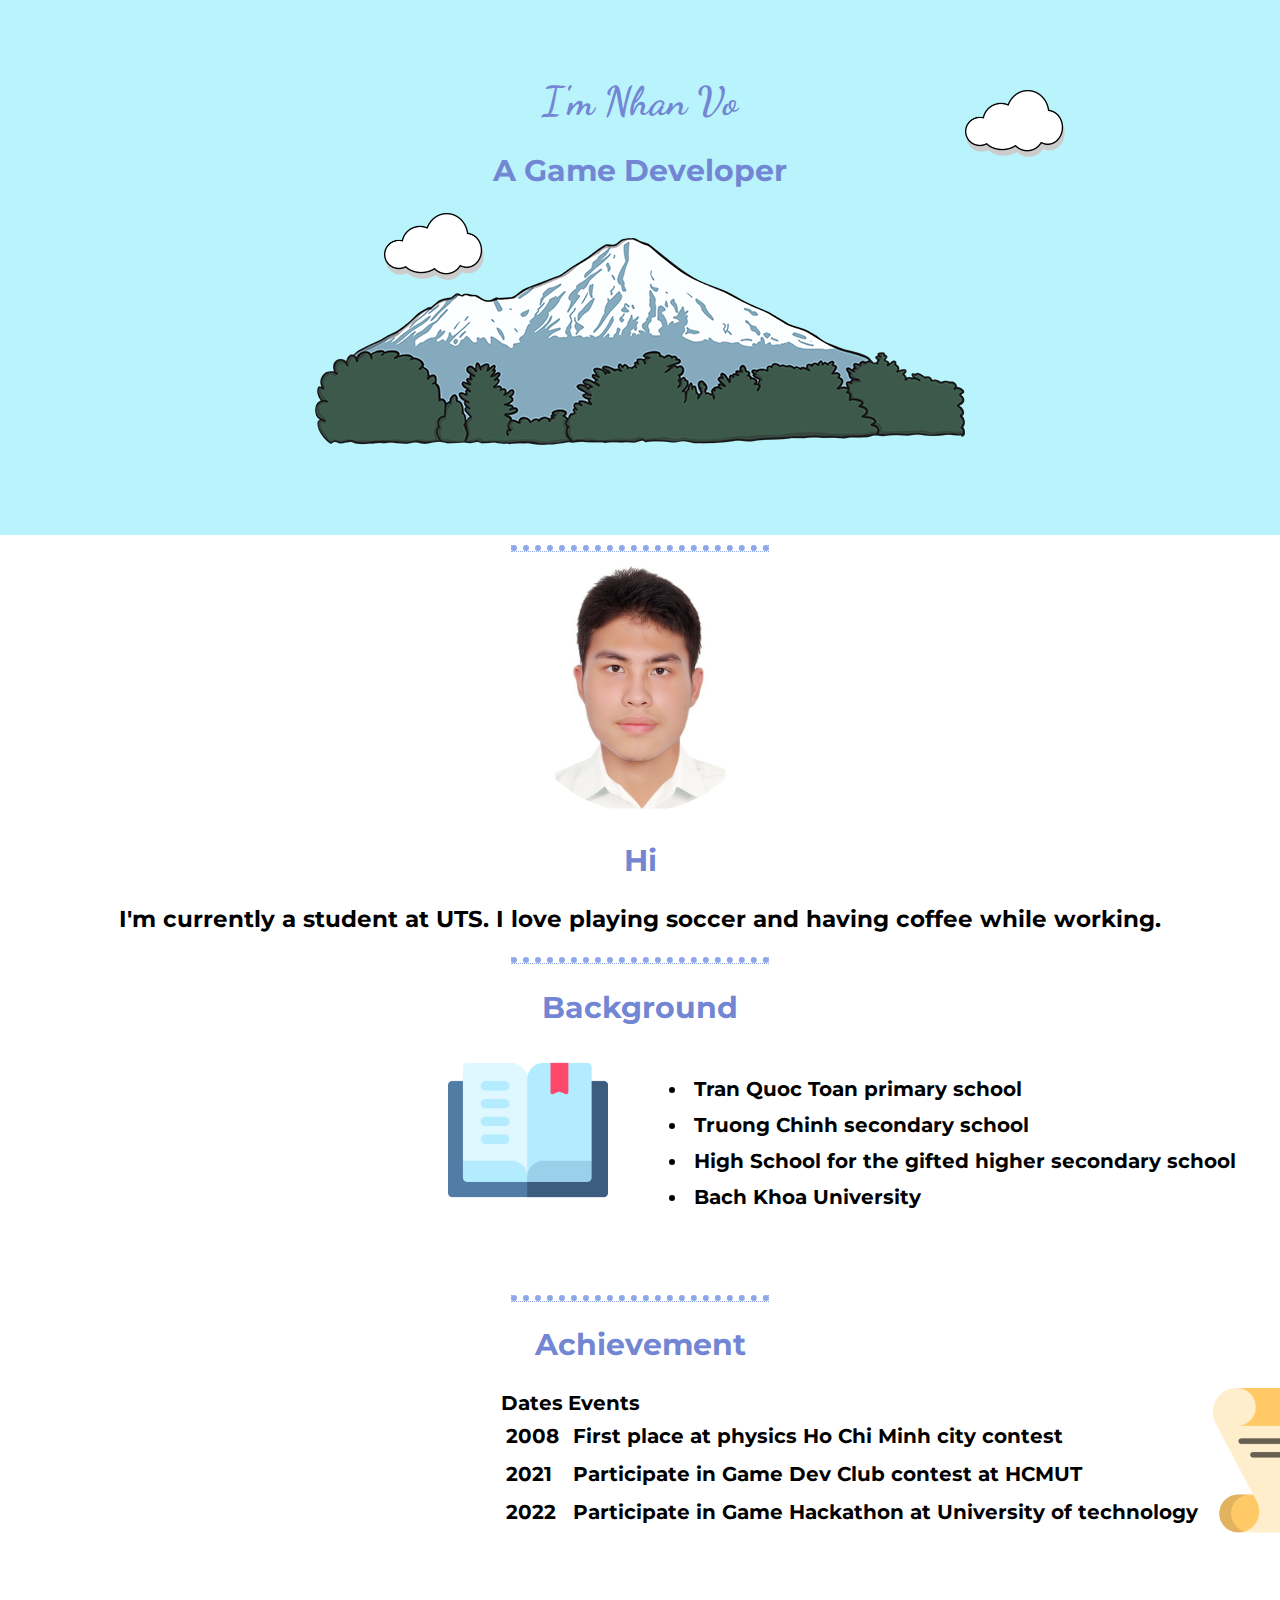
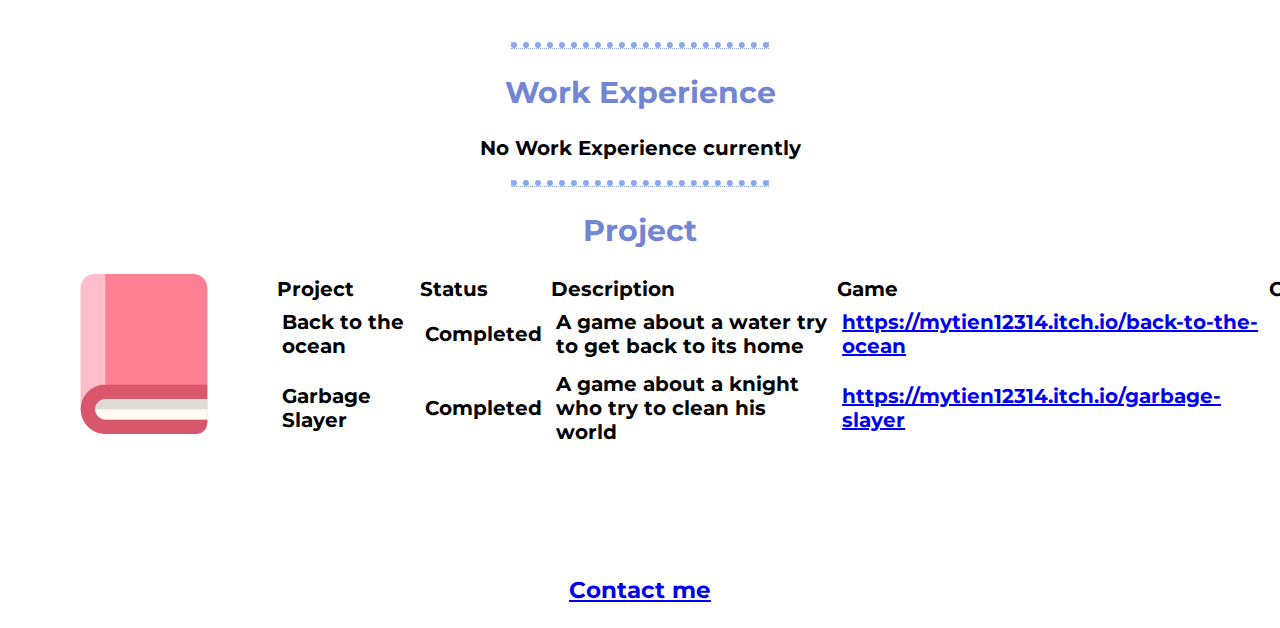
<file: index.html>
<!DOCTYPE html>
<html lang="en">
<head>
    <meta charset="UTF-8">
    <meta http-equiv="X-UA-Compatible" content="IE=edge">
    <meta name="viewport" content="width=device-width, initial-scale=1.0">
    <link rel="stylesheet" href="css/styles.css">
    <link rel="manifest" href="/site.webmanifest">
    <link rel="preconnect" href="https://fonts.googleapis.com">
    <link rel="preconnect" href="https://fonts.gstatic.com" crossorigin>
    <link href="https://fonts.googleapis.com/css2?family=Dancing+Script:wght@500&family=Montserrat:wght@300&display=swap" rel="stylesheet">
    <title>Nhan Vo</title>
</head>



<body>
    <div class="top-container">
        <h1>I'm Nhan Vo</h1>
        <h2>A Game Developer</h2>
        <img src="images/mountain.png" alt="mountain image" class="mountain">
        <img src="images/cloud.png" alt="cloud image" class="upper-cloud">
        <img src="images/cloud.png" alt="cloud image" class="lower-cloud">
    </div>

    <hr>
    
    <div class="middle-container">
        <img src="images/ava.jfif" id="ava" alt="avatar" width="300px">
        <h2>Hi</h2>
        <h3>I'm currently a student at UTS. I love playing soccer and having coffee while working.</h3>
        
        <hr>
        
        <h2>Background</h2>
        <div class="background">
            <img src="images/background.png" alt="background image" class="background-icon">
            <div class="background-table">
                <ul>
                    <li>Tran Quoc Toan primary school</li>
                    <li>Truong Chinh secondary school</li>
                    <li>High School for the gifted higher secondary school</li>
                    <li>Bach Khoa University</li>
                </ul>
            </div>
        </div>
    </div>

    <hr>
    
    <div class="bottom-container">

        <h2>Achievement</h2>
        <div class="achievement">
            <img src="images/achievement.png" alt="achievement image" class="achievement-icon">

            <table class="achievement-table">
                <thead>
    
                </thead>
                <tbody>
                    <tr>
                        <th>Dates</th>
                        <th>Events</th>
                    </tr>
                    <tr>
                        <td>2008</td>
                        <td>First place at physics Ho Chi Minh city contest</td>
                    </tr>
                    <tr>
                        <td>2021</td>
                        <td>Participate in Game Dev Club contest at HCMUT</td>
                    </tr>
                    <tr>
                        <td>2022</td>
                        <td>Participate in Game Hackathon at University of technology</td>
                    </tr>
                </tbody>
            </table>
        </div>

        <hr>
    
        <div class="Work Experiencd">
            <h2>Work Experience</h2>
            <p>No Work Experience currently</p>
        </div>

        <hr>
    
        <h2>Project</h2>
        <div class="project">
            <img src="images/project.png" alt="project image" class="project-icon">
            <table class="project-table">
                <tbody>
                    <tr>
                        <th>Project</th>
                        <th>Status</th>
                        <th>Description</th>
                        <th>Game</th>
                        <th>Github</th>
                    </tr>
                    <tr>
                        <td>Back to the ocean</td>
                        <td>Completed</td>
                        <td>A game about a water try to get back to its home</td>
                        <td><a href="https://mytien12314.itch.io/back-to-the-ocean">https://mytien12314.itch.io/back-to-the-ocean</a></td>
                    </tr>
                    <tr>
                        <td>Garbage Slayer</td>
                        <td>Completed</td>
                        <td>A game about a knight who try to clean his world</td>
                        <td><a href="https://mytien12314.itch.io/garbage-slayer">https://mytien12314.itch.io/garbage-slayer</a></td>
                    </tr>
                </tbody>
            </table>
        </div>
    </div>

    <h3><a href="form.html">Contact me</a></h3>
</body>
</html>
</file>
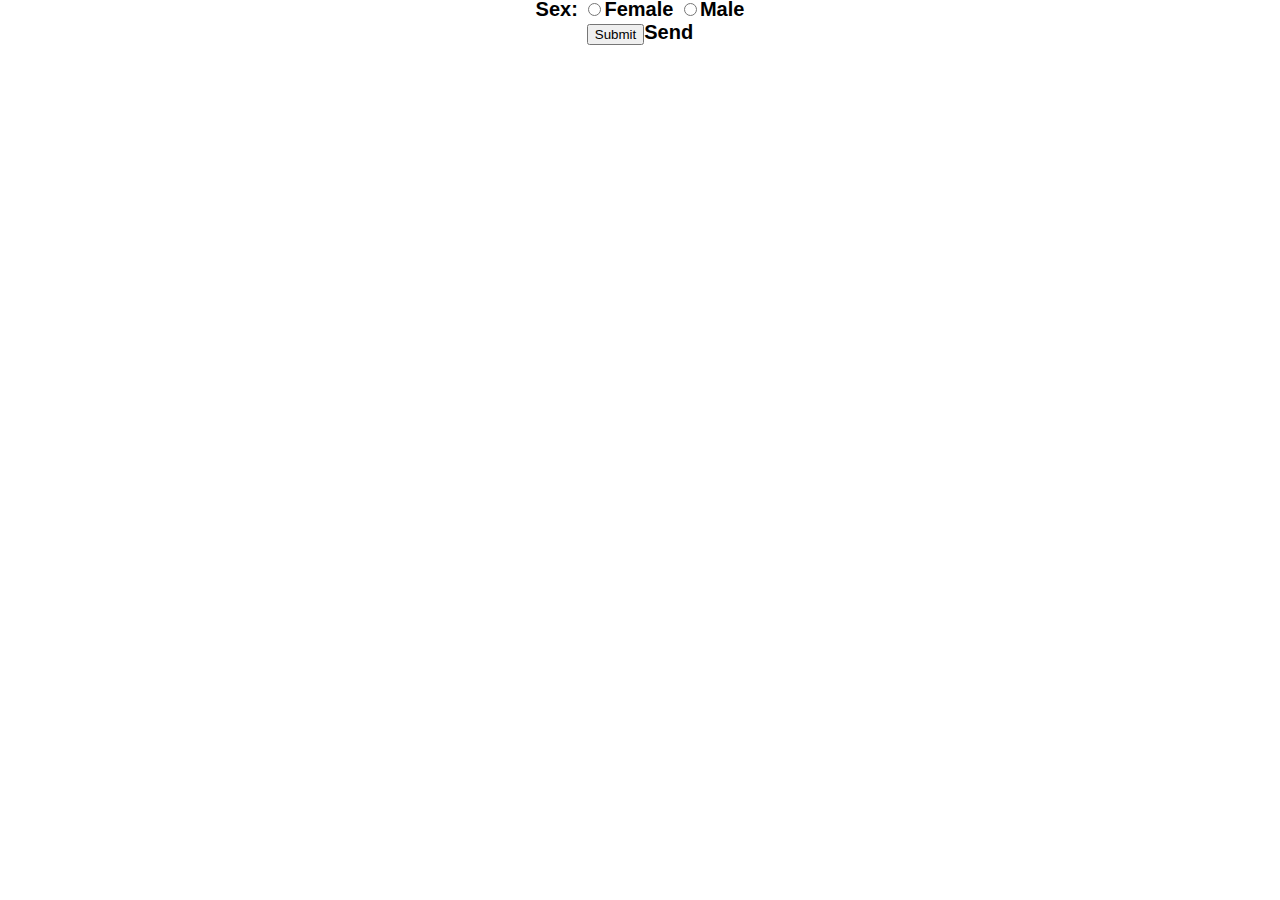
<file: form.html>
<!DOCTYPE html>
<html lang="en">
<head>
    <meta charset="UTF-8">
    <meta http-equiv="X-UA-Compatible" content="IE=edge">
    <meta name="viewport" content="width=device-width, initial-scale=1.0">
    <title>Form</title>
    <link rel="stylesheet" href="css/styles.css">
    
</head>
<body>
    <form>
        <label for="fname">First name: </label>
        <input type="text"><br>
        <label for="lname">Last name: </label>
        <input type="text"><br>
        <label for="sex">Sex:</label>
        <input type="radio" name="sex" value="Female">Female
        <input type="radio" name="sex" value="Male">Male<br>
        <input type="submit">Send
    </form>
</body>
</html>
</file>
<file: css/styles.css>
body{
    margin: 0;
    margin-top: -50px;
    text-align: center;
    font-family: 'Montserrat', sans-serif;
    font-weight: bold;
    font-size: 20px;
}

h1
{
    color: #7286D3;
    padding-top: 100px;
    font-family: 'Dancing Script', cursive;
}

h2 {
    color: #7286D3;
}


.top-container
{
    background-color: #B9F3FC;
}

.mountain
{
    margin-bottom: -20px;
}

.upper-cloud
{
    position: absolute;
    width: 100px;
    top: 10%;
}

.lower-cloud
{
    position: absolute;
    width: 100px;
    left: 30%;
}

.middle-container
{
    background-color: white;
    
}

#ava
{
    width: 250px;
    border-radius: 50%;
}

.background
{
    position: relative;
    left: 35%;
    text-align: left;
    width: fit-content;
}

.background-icon
{
    float: left;
    width: 160px;
}

.background-table
{
    padding: 0.1px 0px 50px 200px;
}

.achievement
{
    position: relative;
    left: 35%;
    text-align: left;
    width: fit-content;
}

.achievement-icon
{
    float: right;
    width: 160px;
}

.achievement-table
{
    padding: 0px 0px 100px 50px;
}

.project-icon
{
    float: left;
    width: 160px;
}

.project
{
    position: relative;
    left: 5%;
    text-align: left;
    width: fit-content;
}

.project-table
{
    padding: 0px 0px 100px 50px;
}


.bottom-container
{
    text-align: center;
}

hr {
    border-style: dotted;
    border-top-width: 6px;
    border-color: #8EA7E9;
    height: 0px;
    width: 20%;
    clear: left;
}

li, td {
    padding: 6px;
}
</file>
